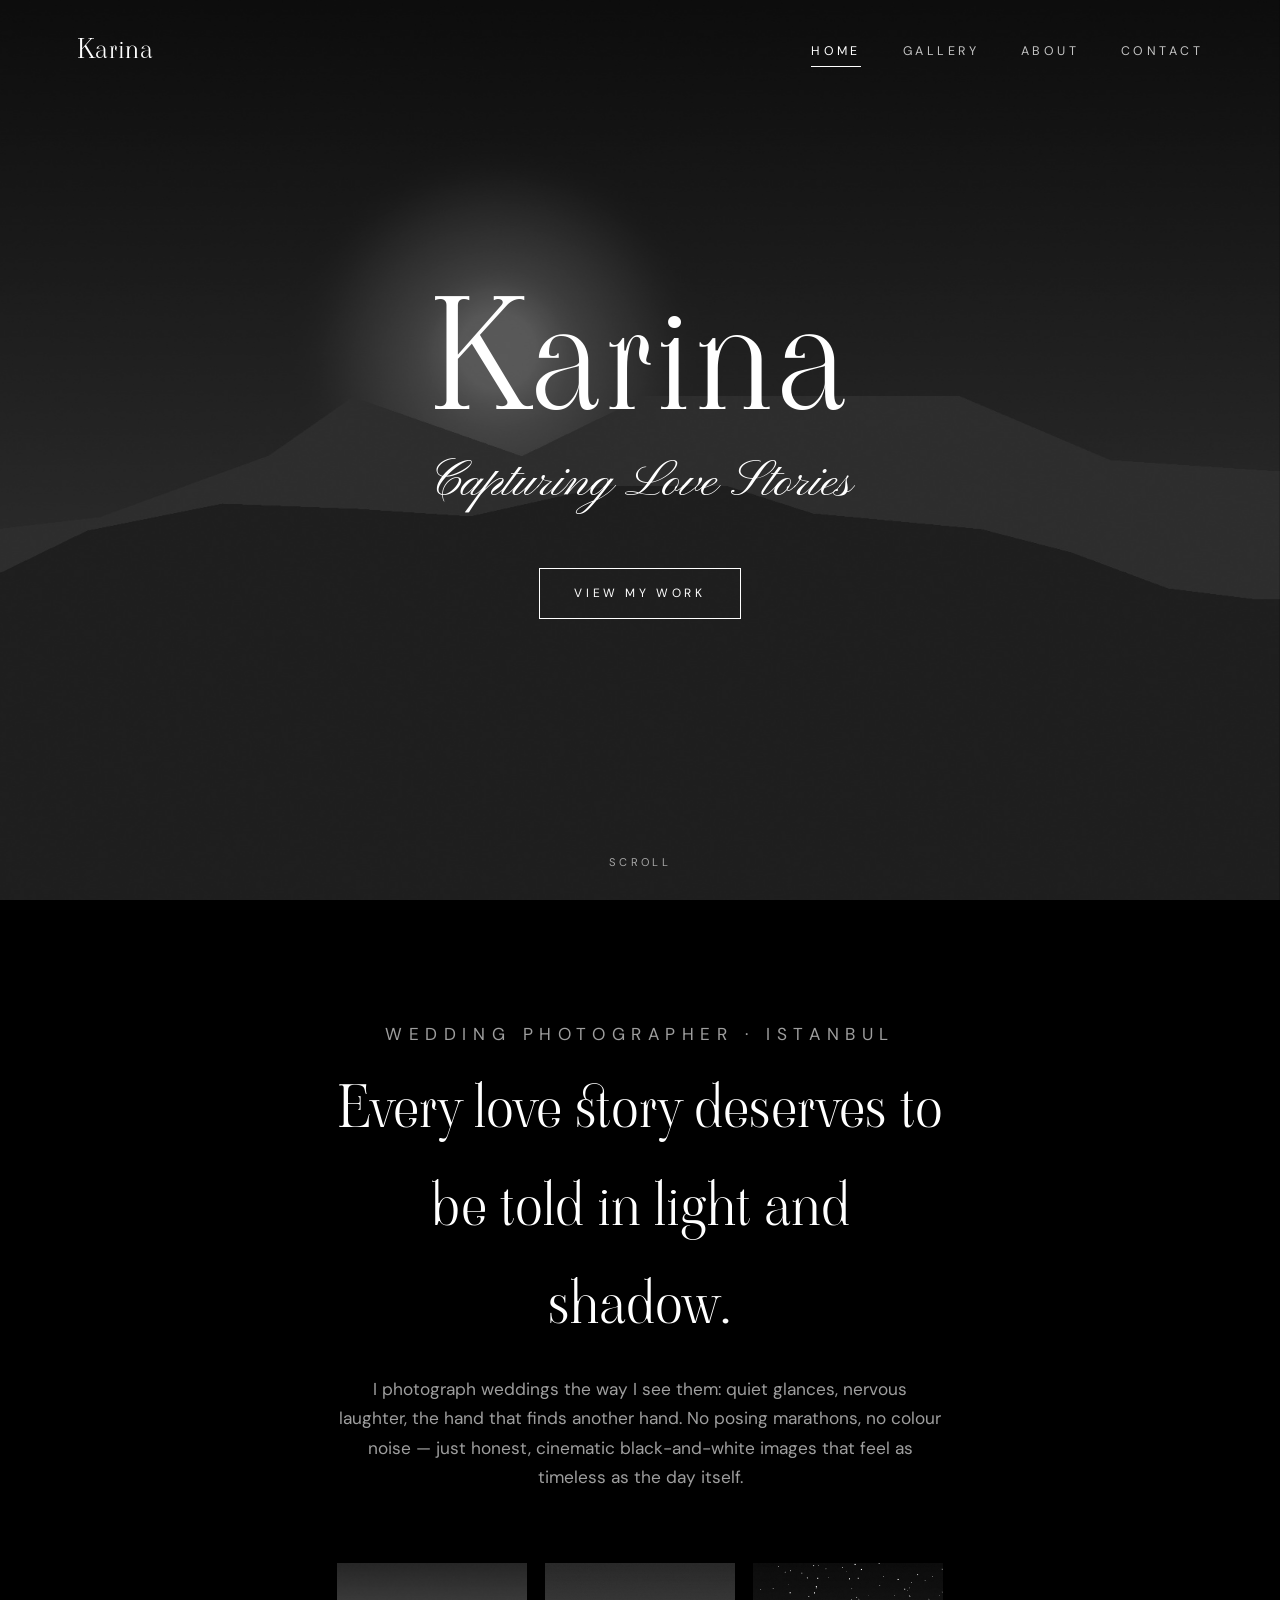
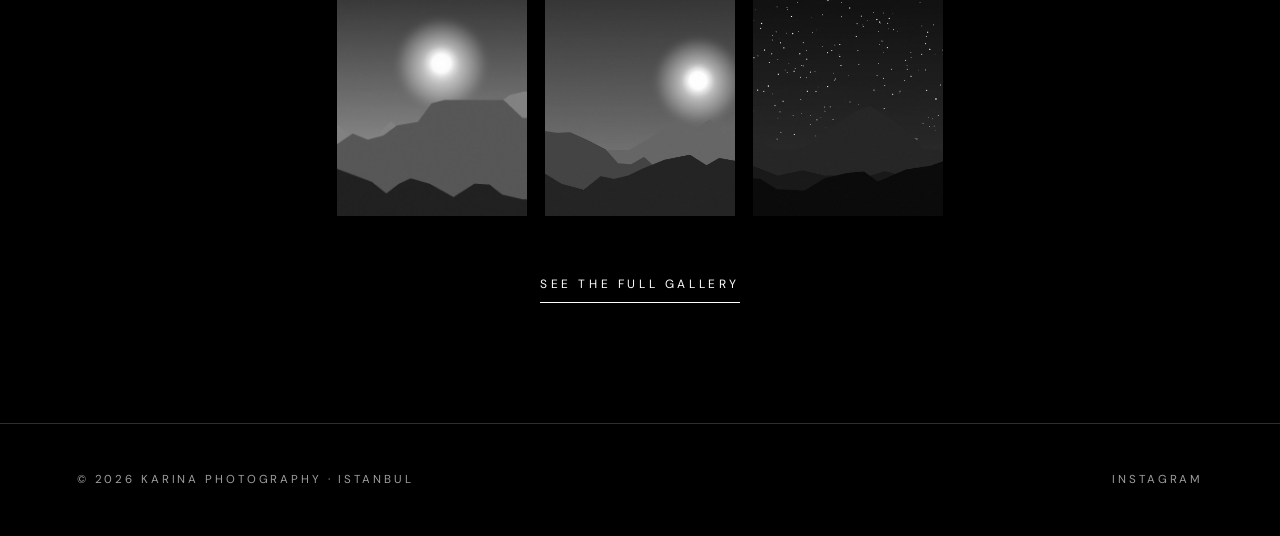
<file: index.html>
<!DOCTYPE html>
<html lang="en">
<head>
<meta charset="UTF-8">
<meta name="viewport" content="width=device-width, initial-scale=1.0">
<title>Karina</title>
<meta name="description" content="Karina — wedding photographer in Istanbul. Timeless, cinematic black-and-white love stories.">
<link rel="icon" href="data:image/svg+xml,%3Csvg xmlns='http://www.w3.org/2000/svg' viewBox='0 0 64 64'%3E%3Crect width='64' height='64' fill='%23000'/%3E%3Ctext x='50%25' y='54%25' dominant-baseline='middle' text-anchor='middle' font-family='Georgia,serif' font-size='42' fill='%23fff'%3EK%3C/text%3E%3C/svg%3E">
<link rel="preconnect" href="https://fonts.googleapis.com"><link rel="preconnect" href="https://fonts.gstatic.com" crossorigin>
<link href="https://fonts.googleapis.com/css2?family=DM+Sans:wght@400;500&family=Pinyon+Script&family=Viaoda+Libre&display=swap" rel="stylesheet">
<link rel="stylesheet" href="./style.css">
</head>
<body>
<nav class="nav">
  <a href="./index.html" class="logo">Karina</a>
  <ul>
    <li><a href="./index.html" class="active" aria-current="page">Home</a></li>
    <li><a href="./gallery.html">Gallery</a></li>
    <li><a href="./about.html">About</a></li>
    <li><a href="./contact.html">Contact</a></li>
  </ul>
  <button class="burger" aria-label="Open menu">&#9776;</button>
</nav>
<div class="overlay" aria-label="Menu">
  <button class="close" aria-label="Close menu">&times;</button>
  <a href="./index.html">Home</a><a href="./gallery.html">Gallery</a><a href="./about.html">About</a><a href="./contact.html">Contact</a>
</div>

<header class="hero">
  <div class="bg" role="img" aria-label="Wedding couple in black and white"></div>
  <div class="inner">
    <h1 class="serif">Karina</h1>
    <p class="tag script">Capturing Love Stories</p>
    <a href="#work" class="cta">View My Work</a>
  </div>
  <span class="scrollhint">SCROLL</span>
</header>
<section class="intro reveal" id="work">
  <p class="eyebrow">Wedding Photographer &middot; Istanbul</p>
  <h2 class="serif">Every love story deserves to be told in light and shadow.</h2>
  <p>I photograph weddings the way I see them: quiet glances, nervous laughter, the hand that finds another hand. No posing marathons, no colour noise &mdash; just honest, cinematic black-and-white images that feel as timeless as the day itself.</p>
  <div class="preview">
    <a href="./gallery.html" class="reveal"><img src="./images/wedding-01.jpg" alt="Bride by the window" loading="lazy"></a>
    <a href="./gallery.html" class="reveal"><img src="./images/wedding-03.jpg" alt="Groom portrait" loading="lazy"></a>
    <a href="./gallery.html" class="reveal"><img src="./images/wedding-05.jpg" alt="Wedding detail" loading="lazy"></a>
  </div>
  <div class="center"><a href="./gallery.html" class="btn-line">See the full gallery</a></div>
</section>
<footer><span>&copy; 2026 Karina Photography &middot; Istanbul</span><span><a href="https://instagram.com" target="_blank" rel="noopener">Instagram</a></span></footer>
<button class="totop" aria-label="Back to top">&uarr;</button>
<script src="./main.js"></script>

</body>
</html>
</file>
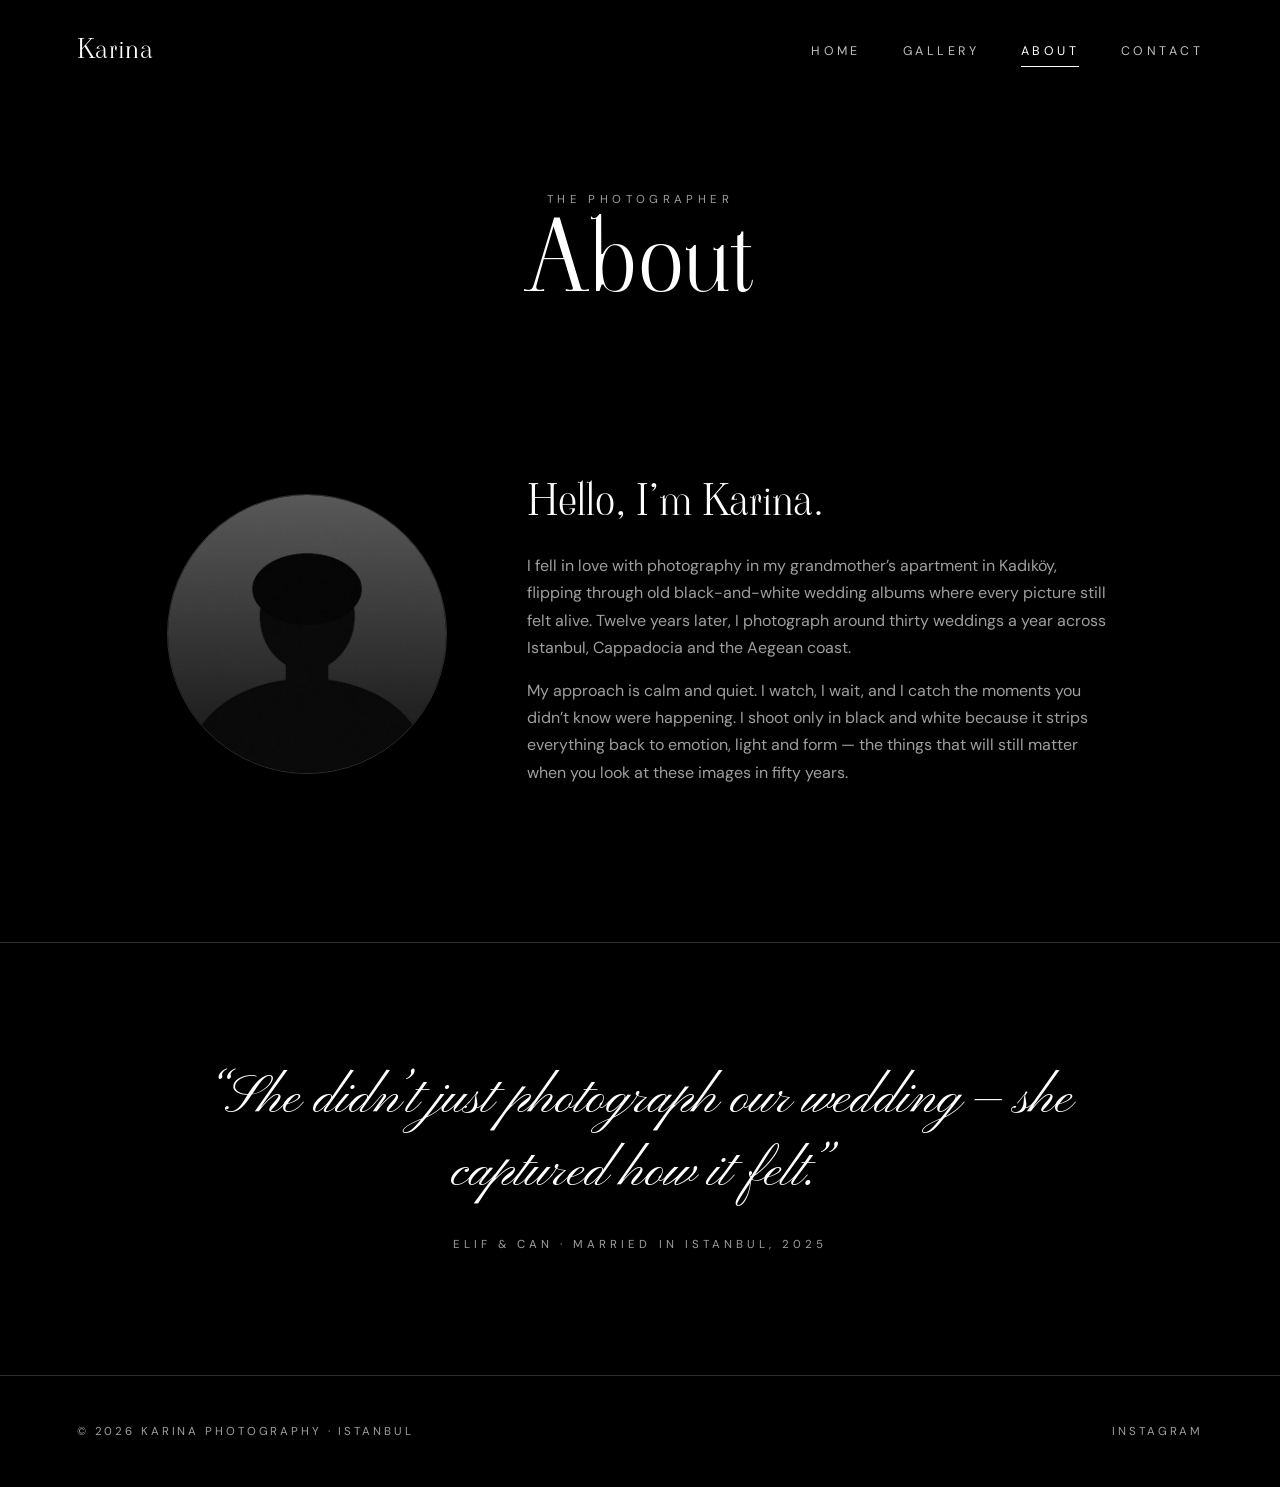
<file: about.html>
<!DOCTYPE html>
<html lang="en">
<head>
<meta charset="UTF-8">
<meta name="viewport" content="width=device-width, initial-scale=1.0">
<title>About — Karina</title>
<meta name="description" content="Karina — wedding photographer in Istanbul. Timeless, cinematic black-and-white love stories.">
<link rel="icon" href="data:image/svg+xml,%3Csvg xmlns='http://www.w3.org/2000/svg' viewBox='0 0 64 64'%3E%3Crect width='64' height='64' fill='%23000'/%3E%3Ctext x='50%25' y='54%25' dominant-baseline='middle' text-anchor='middle' font-family='Georgia,serif' font-size='42' fill='%23fff'%3EK%3C/text%3E%3C/svg%3E">
<link rel="preconnect" href="https://fonts.googleapis.com"><link rel="preconnect" href="https://fonts.gstatic.com" crossorigin>
<link href="https://fonts.googleapis.com/css2?family=DM+Sans:wght@400;500&family=Pinyon+Script&family=Viaoda+Libre&display=swap" rel="stylesheet">
<link rel="stylesheet" href="./style.css">
</head>
<body>
<nav class="nav">
  <a href="./index.html" class="logo">Karina</a>
  <ul>
    <li><a href="./index.html">Home</a></li>
    <li><a href="./gallery.html">Gallery</a></li>
    <li><a href="./about.html" class="active" aria-current="page">About</a></li>
    <li><a href="./contact.html">Contact</a></li>
  </ul>
  <button class="burger" aria-label="Open menu">&#9776;</button>
</nav>
<div class="overlay" aria-label="Menu">
  <button class="close" aria-label="Close menu">&times;</button>
  <a href="./index.html">Home</a><a href="./gallery.html">Gallery</a><a href="./about.html">About</a><a href="./contact.html">Contact</a>
</div>

<header class="page-head reveal"><p class="eyebrow">The photographer</p><h1 class="serif">About</h1></header>
<section class="about reveal">
  <div class="headshot"><img src="./images/karina.jpg" alt="Portrait of Karina"></div>
  <div>
    <h2 class="serif">Hello, I&rsquo;m Karina.</h2>
    <p>I fell in love with photography in my grandmother&rsquo;s apartment in Kad&#305;k&ouml;y, flipping through old black-and-white wedding albums where every picture still felt alive. Twelve years later, I photograph around thirty weddings a year across Istanbul, Cappadocia and the Aegean coast.</p>
    <p>My approach is calm and quiet. I watch, I wait, and I catch the moments you didn&rsquo;t know were happening. I shoot only in black and white because it strips everything back to emotion, light and form &mdash; the things that will still matter when you look at these images in fifty years.</p>
  </div>
</section>
<section class="quote reveal">
  <blockquote>&ldquo;She didn&rsquo;t just photograph our wedding &mdash; she captured how it felt.&rdquo;</blockquote>
  <cite>Elif &amp; Can &middot; Married in Istanbul, 2025</cite>
</section>
<footer><span>&copy; 2026 Karina Photography &middot; Istanbul</span><span><a href="https://instagram.com" target="_blank" rel="noopener">Instagram</a></span></footer>
<button class="totop" aria-label="Back to top">&uarr;</button>
<script src="./main.js"></script>

</body>
</html>
</file>
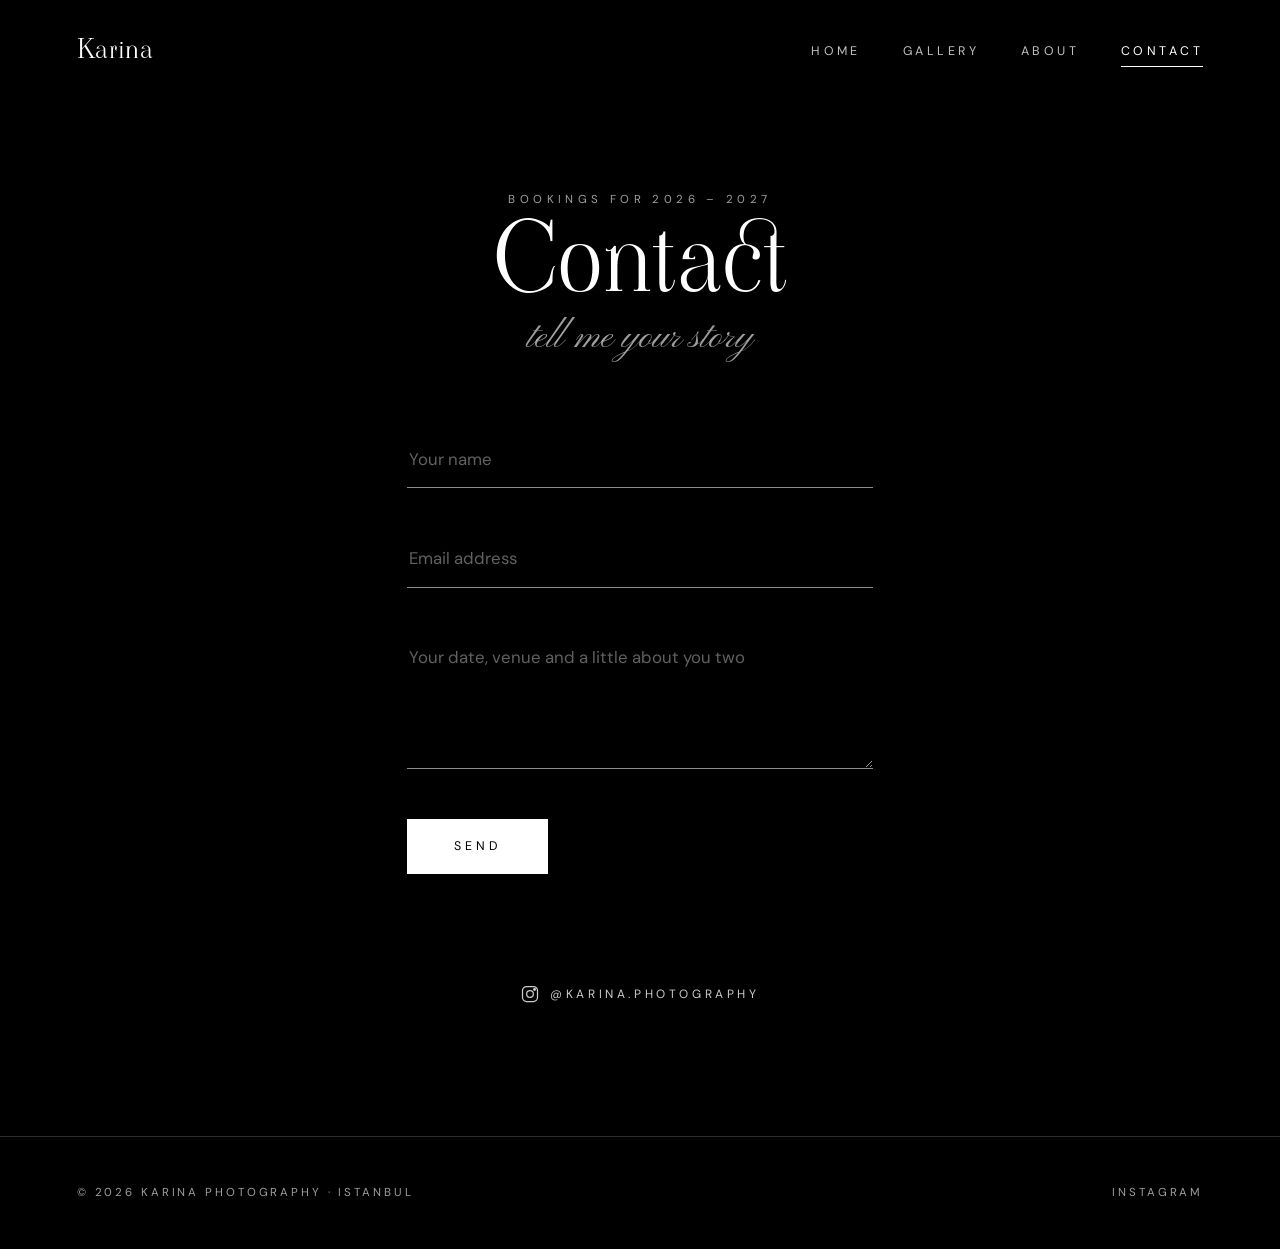
<file: contact.html>
<!DOCTYPE html>
<html lang="en">
<head>
<meta charset="UTF-8">
<meta name="viewport" content="width=device-width, initial-scale=1.0">
<title>Contact — Karina</title>
<meta name="description" content="Karina — wedding photographer in Istanbul. Timeless, cinematic black-and-white love stories.">
<link rel="icon" href="data:image/svg+xml,%3Csvg xmlns='http://www.w3.org/2000/svg' viewBox='0 0 64 64'%3E%3Crect width='64' height='64' fill='%23000'/%3E%3Ctext x='50%25' y='54%25' dominant-baseline='middle' text-anchor='middle' font-family='Georgia,serif' font-size='42' fill='%23fff'%3EK%3C/text%3E%3C/svg%3E">
<link rel="preconnect" href="https://fonts.googleapis.com"><link rel="preconnect" href="https://fonts.gstatic.com" crossorigin>
<link href="https://fonts.googleapis.com/css2?family=DM+Sans:wght@400;500&family=Pinyon+Script&family=Viaoda+Libre&display=swap" rel="stylesheet">
<link rel="stylesheet" href="./style.css">
</head>
<body>
<nav class="nav">
  <a href="./index.html" class="logo">Karina</a>
  <ul>
    <li><a href="./index.html">Home</a></li>
    <li><a href="./gallery.html">Gallery</a></li>
    <li><a href="./about.html">About</a></li>
    <li><a href="./contact.html" class="active" aria-current="page">Contact</a></li>
  </ul>
  <button class="burger" aria-label="Open menu">&#9776;</button>
</nav>
<div class="overlay" aria-label="Menu">
  <button class="close" aria-label="Close menu">&times;</button>
  <a href="./index.html">Home</a><a href="./gallery.html">Gallery</a><a href="./about.html">About</a><a href="./contact.html">Contact</a>
</div>

<header class="page-head reveal"><p class="eyebrow">Bookings for 2026 &ndash; 2027</p><h1 class="serif">Contact</h1><p class="script">tell me your story</p></header>
<section class="contact reveal">
  <form id="cf" novalidate>
    <div class="field"><input id="name" name="name" placeholder="Your name" autocomplete="name"><span class="err">Please enter your name.</span></div>
    <div class="field"><input id="email" name="email" type="email" placeholder="Email address" autocomplete="email"><span class="err">Please enter a valid email.</span></div>
    <div class="field"><textarea id="msg" name="message" placeholder="Your date, venue and a little about you two"></textarea><span class="err">Please write a short message.</span></div>
    <button class="submit" type="submit">Send</button>
  </form>
  <div class="thanks" role="status"><p>Thank you. I&rsquo;ll be in touch soon.</p></div>
  <div class="center"><a class="insta" href="https://instagram.com" target="_blank" rel="noopener" aria-label="Instagram"><svg width="20" height="20" viewBox="0 0 24 24" fill="none" stroke="currentColor" stroke-width="1.5"><rect x="3" y="3" width="18" height="18" rx="5"/><circle cx="12" cy="12" r="4"/><circle cx="17.5" cy="6.5" r="1" fill="currentColor"/></svg><span>@karina.photography</span></a></div>
</section>
<footer><span>&copy; 2026 Karina Photography &middot; Istanbul</span><span><a href="https://instagram.com" target="_blank" rel="noopener">Instagram</a></span></footer>
<button class="totop" aria-label="Back to top">&uarr;</button>
<script src="./main.js"></script>
<script>
const f=document.getElementById('cf');
f.addEventListener('submit',e=>{e.preventDefault();let ok=true;
 const chk=(id,test)=>{const el=document.getElementById(id);const good=test(el.value.trim());el.parentElement.classList.toggle('invalid',!good);if(!good)ok=false;};
 chk('name',v=>v.length>1);chk('email',v=>/^[^\s@]+@[^\s@]+\.[^\s@]+$/.test(v));chk('msg',v=>v.length>4);
 if(ok){f.style.display='none';document.querySelector('.thanks').style.display='block';}});
</script>
</body>
</html>
</file>
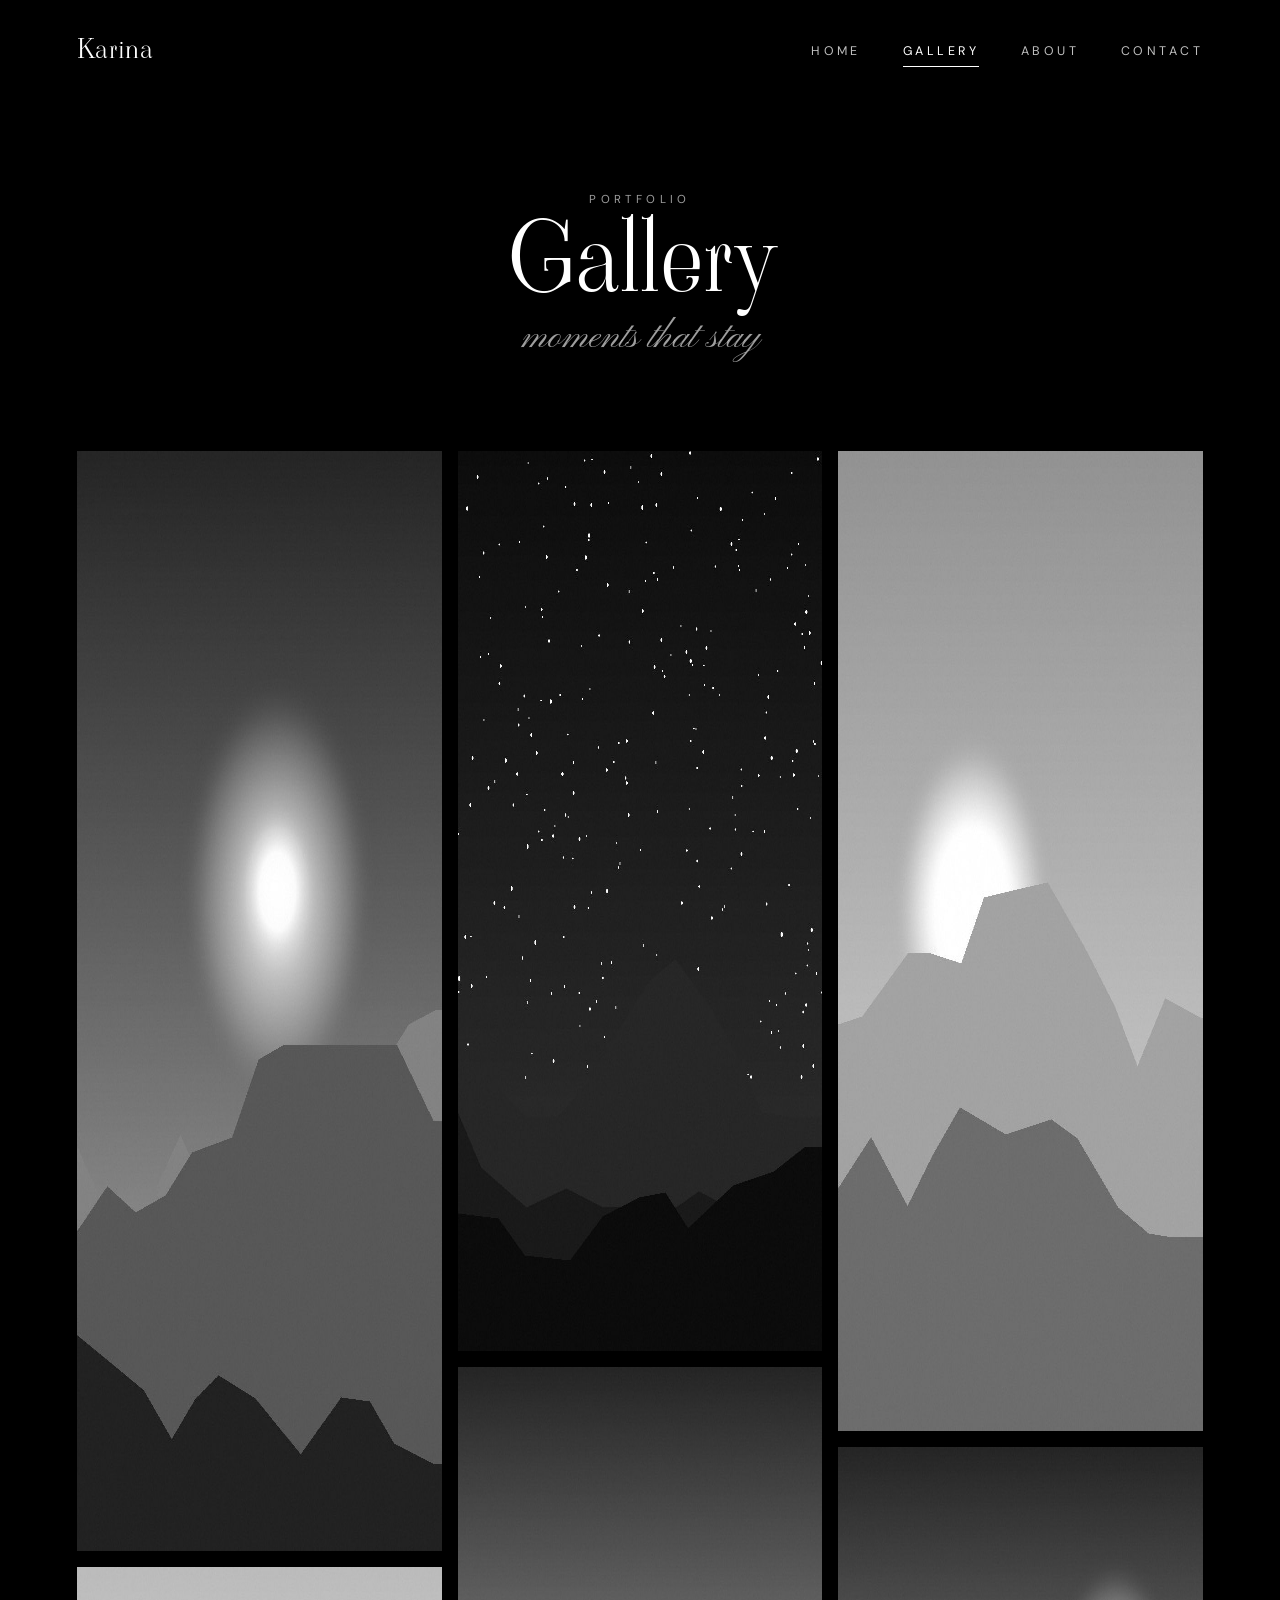
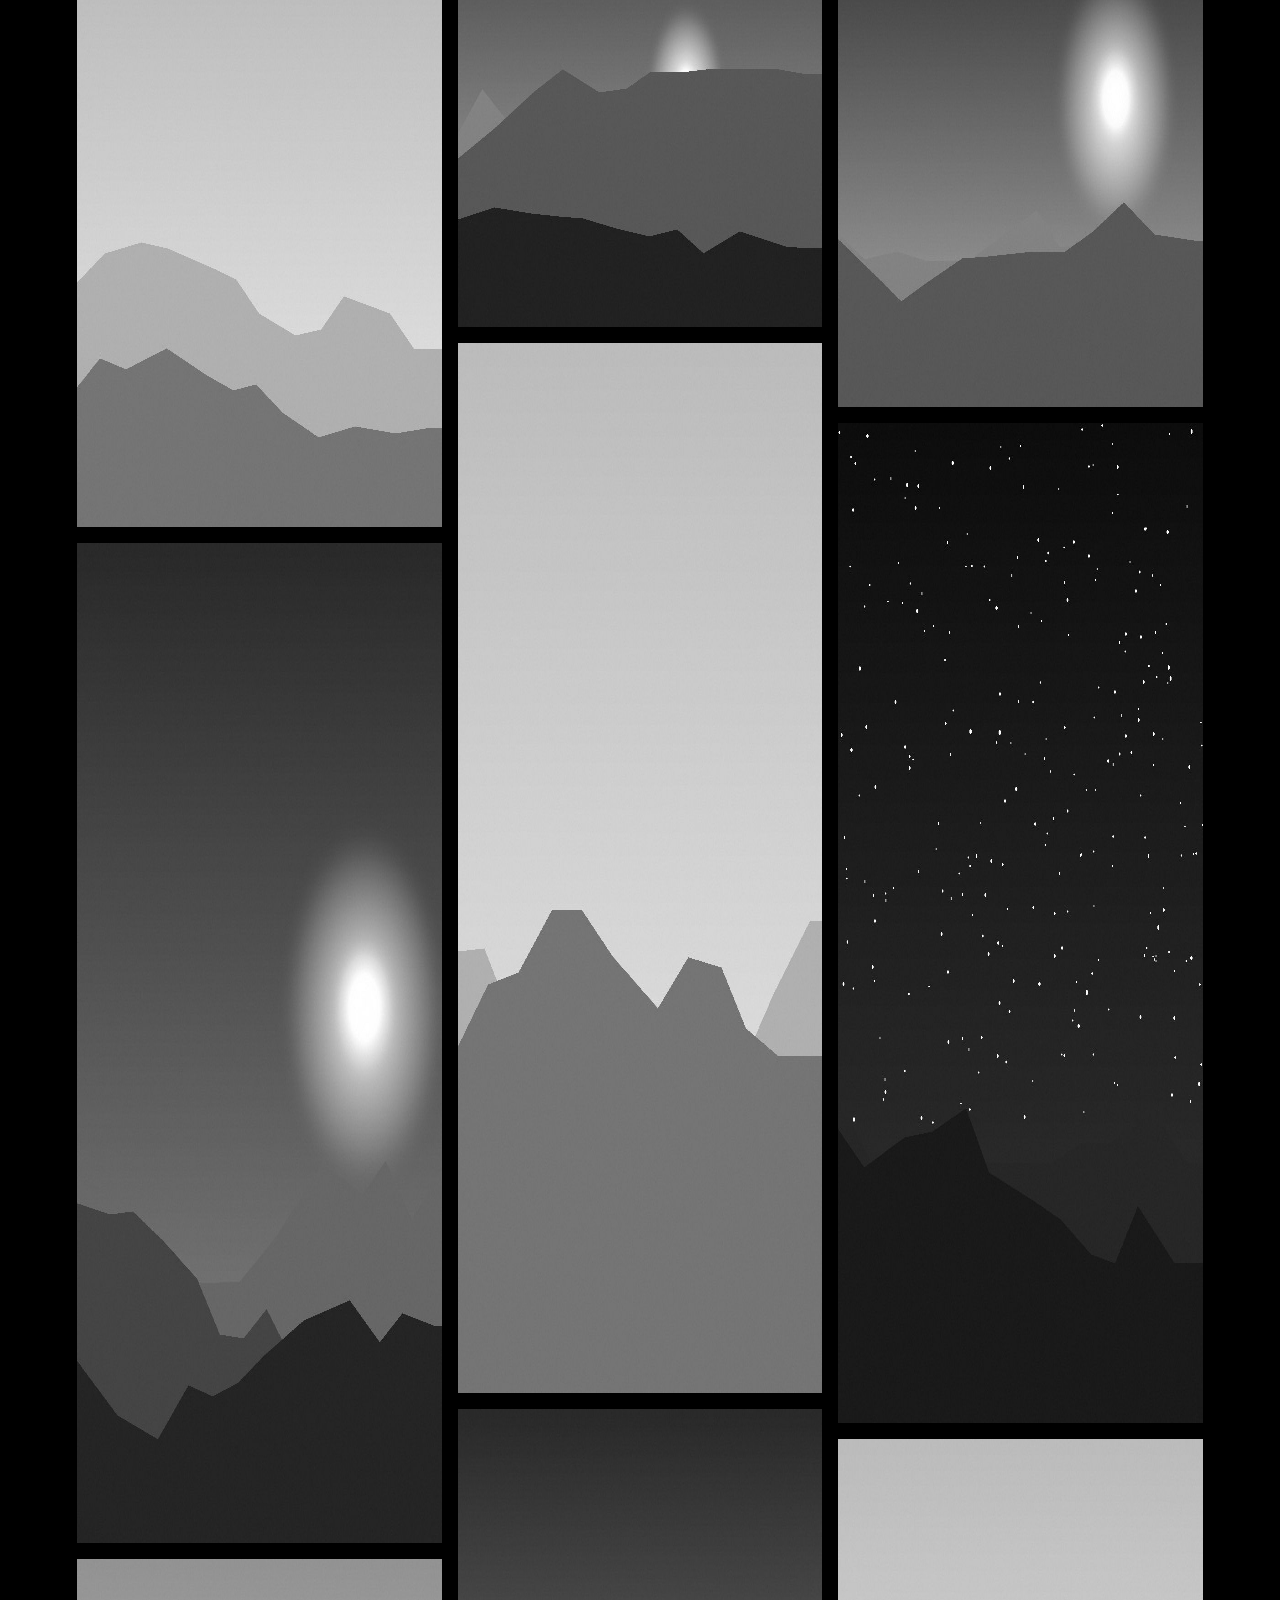
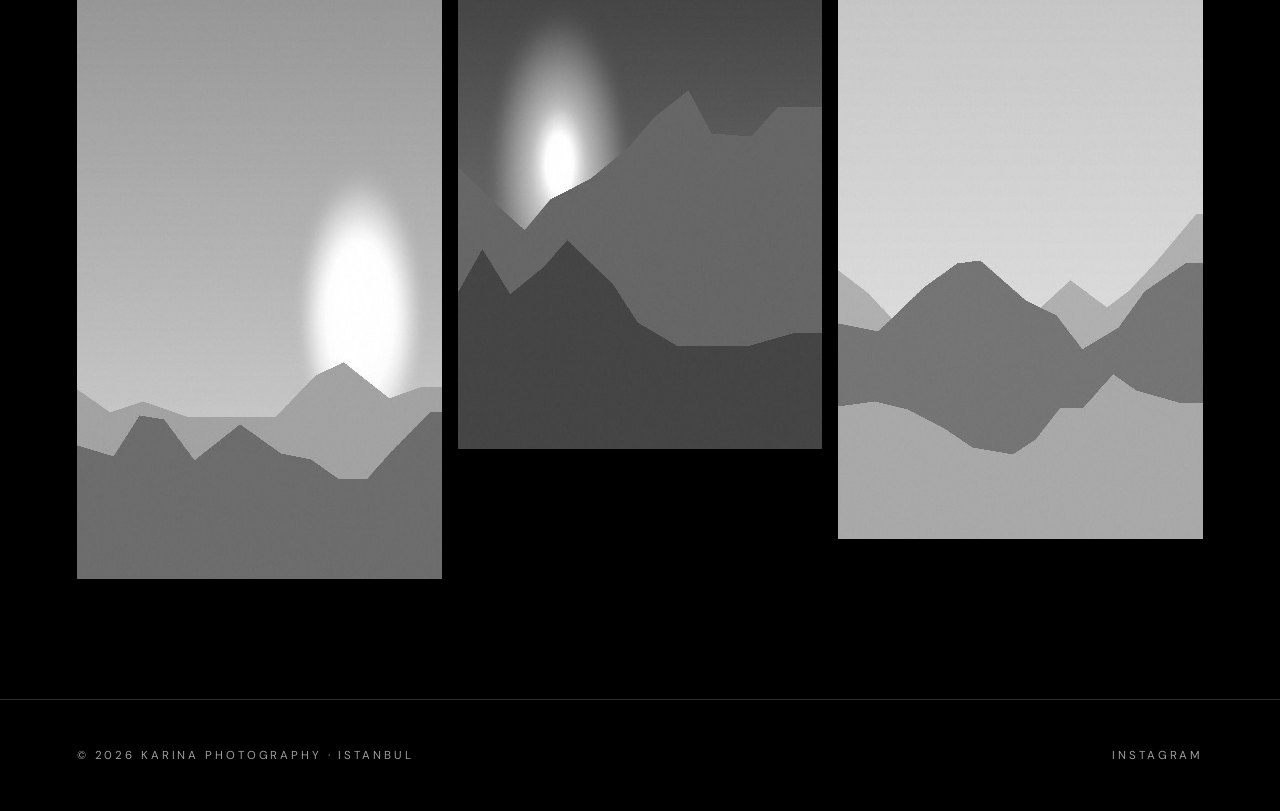
<file: gallery.html>
<!DOCTYPE html>
<html lang="en">
<head>
<meta charset="UTF-8">
<meta name="viewport" content="width=device-width, initial-scale=1.0">
<title>Gallery — Karina</title>
<meta name="description" content="Karina — wedding photographer in Istanbul. Timeless, cinematic black-and-white love stories.">
<link rel="icon" href="data:image/svg+xml,%3Csvg xmlns='http://www.w3.org/2000/svg' viewBox='0 0 64 64'%3E%3Crect width='64' height='64' fill='%23000'/%3E%3Ctext x='50%25' y='54%25' dominant-baseline='middle' text-anchor='middle' font-family='Georgia,serif' font-size='42' fill='%23fff'%3EK%3C/text%3E%3C/svg%3E">
<link rel="preconnect" href="https://fonts.googleapis.com"><link rel="preconnect" href="https://fonts.gstatic.com" crossorigin>
<link href="https://fonts.googleapis.com/css2?family=DM+Sans:wght@400;500&family=Pinyon+Script&family=Viaoda+Libre&display=swap" rel="stylesheet">
<link rel="stylesheet" href="./style.css">
</head>
<body>
<nav class="nav">
  <a href="./index.html" class="logo">Karina</a>
  <ul>
    <li><a href="./index.html">Home</a></li>
    <li><a href="./gallery.html" class="active" aria-current="page">Gallery</a></li>
    <li><a href="./about.html">About</a></li>
    <li><a href="./contact.html">Contact</a></li>
  </ul>
  <button class="burger" aria-label="Open menu">&#9776;</button>
</nav>
<div class="overlay" aria-label="Menu">
  <button class="close" aria-label="Close menu">&times;</button>
  <a href="./index.html">Home</a><a href="./gallery.html">Gallery</a><a href="./about.html">About</a><a href="./contact.html">Contact</a>
</div>

<header class="page-head reveal"><p class="eyebrow">Portfolio</p><h1 class="serif">Gallery</h1><p class="script">moments that stay</p></header>
<main class="masonry">
    <figure data-i="0"><img data-src="./images/wedding-01.jpg" alt="Wedding photograph 1" width="800" height="1100"></figure>
    <figure data-i="1"><img data-src="./images/wedding-02.jpg" alt="Wedding photograph 2" width="800" height="560"></figure>
    <figure data-i="2"><img data-src="./images/wedding-03.jpg" alt="Wedding photograph 3" width="800" height="1000"></figure>
    <figure data-i="3"><img data-src="./images/wedding-04.jpg" alt="Wedding photograph 4" width="800" height="620"></figure>
    <figure data-i="4"><img data-src="./images/wedding-05.jpg" alt="Wedding photograph 5" width="800" height="900"></figure>
    <figure data-i="5"><img data-src="./images/wedding-06.jpg" alt="Wedding photograph 6" width="800" height="560"></figure>
    <figure data-i="6"><img data-src="./images/wedding-07.jpg" alt="Wedding photograph 7" width="800" height="1050"></figure>
    <figure data-i="7"><img data-src="./images/wedding-08.jpg" alt="Wedding photograph 8" width="800" height="640"></figure>
    <figure data-i="8"><img data-src="./images/wedding-09.jpg" alt="Wedding photograph 9" width="800" height="980"></figure>
    <figure data-i="9"><img data-src="./images/wedding-10.jpg" alt="Wedding photograph 10" width="800" height="560"></figure>
    <figure data-i="10"><img data-src="./images/wedding-11.jpg" alt="Wedding photograph 11" width="800" height="1000"></figure>
    <figure data-i="11"><img data-src="./images/wedding-12.jpg" alt="Wedding photograph 12" width="800" height="700"></figure>
</main>
<div class="lightbox" role="dialog" aria-label="Photo viewer">
  <button class="lb-close" aria-label="Close">&times;</button>
  <button class="lb-prev" aria-label="Previous photo">&#8249;</button>
  <img alt="Enlarged wedding photograph">
  <button class="lb-next" aria-label="Next photo">&#8250;</button>
  <span class="lb-count"></span>
</div>
<footer><span>&copy; 2026 Karina Photography &middot; Istanbul</span><span><a href="https://instagram.com" target="_blank" rel="noopener">Instagram</a></span></footer>
<button class="totop" aria-label="Back to top">&uarr;</button>
<script src="./main.js"></script>
<script>
const figs=[...document.querySelectorAll('.masonry figure')];
const io=new IntersectionObserver(es=>es.forEach(e=>{if(e.isIntersecting){const im=e.target.querySelector('img');im.src=im.dataset.src;im.onload=()=>im.classList.add('loaded');io.unobserve(e.target);}}),{rootMargin:'200px'});
figs.forEach(f=>io.observe(f));
const lb=document.querySelector('.lightbox'),lbImg=lb.querySelector('img'),cnt=lb.querySelector('.lb-count');let cur=0;
const show=i=>{cur=(i+figs.length)%figs.length;lbImg.style.opacity=0;setTimeout(()=>{lbImg.src=figs[cur].querySelector('img').dataset.src;lbImg.onload=()=>lbImg.style.opacity=1;},150);cnt.textContent=(cur+1)+' / '+figs.length;};
figs.forEach((f,i)=>f.addEventListener('click',()=>{show(i);lb.classList.add('open');}));
lb.querySelector('.lb-close').onclick=()=>lb.classList.remove('open');
lb.querySelector('.lb-prev').onclick=()=>show(cur-1);lb.querySelector('.lb-next').onclick=()=>show(cur+1);
lb.addEventListener('click',e=>{if(e.target===lb)lb.classList.remove('open');});
addEventListener('keydown',e=>{if(!lb.classList.contains('open'))return;if(e.key==='Escape')lb.classList.remove('open');if(e.key==='ArrowRight')show(cur+1);if(e.key==='ArrowLeft')show(cur-1);});
</script>
</body>
</html>
</file>
<file: style.css>
/* Karina — wedding photography portfolio. Strictly black & white. */
:root{--bg:#000;--fg:#fff;--muted:rgba(255,255,255,.62);--line:rgba(255,255,255,.18)}
*{box-sizing:border-box;margin:0;padding:0}
html{scroll-behavior:smooth}
body{background:var(--bg);color:var(--fg);font-family:'DM Sans',system-ui,sans-serif;line-height:1.7;-webkit-font-smoothing:antialiased}
img{max-width:100%;display:block}
a{color:inherit;text-decoration:none}
.serif{font-family:'Viaoda Libre',serif;font-weight:400}
.script{font-family:'Pinyon Script',cursive}
/* nav */
.nav{position:fixed;inset:0 0 auto 0;z-index:50;display:flex;justify-content:space-between;align-items:center;padding:26px 6vw;transition:background .4s,padding .4s}
.nav.scrolled{background:rgba(0,0,0,.92);padding:16px 6vw;border-bottom:1px solid var(--line)}
.nav .logo{font-family:'Viaoda Libre',serif;font-size:1.7rem;letter-spacing:.04em}
.nav ul{display:flex;gap:2.6rem;list-style:none}
.nav ul a{font-size:.78rem;letter-spacing:.28em;text-transform:uppercase;opacity:.75;padding:12px 0;transition:opacity .3s;position:relative}
.nav ul a:hover,.nav ul a.active{opacity:1}
.nav ul a.active::after{content:"";position:absolute;left:0;right:0;bottom:4px;height:1px;background:var(--fg)}
.burger{display:none;background:none;border:0;color:var(--fg);font-size:1.6rem;width:48px;height:48px;cursor:pointer}
.overlay{position:fixed;inset:0;background:#000;z-index:60;display:flex;flex-direction:column;align-items:center;justify-content:center;gap:2.2rem;transform:translateX(100%);transition:transform .45s cubic-bezier(.7,0,.2,1)}
.overlay.open{transform:none}
.overlay a{font-family:'Viaoda Libre',serif;font-size:2.4rem;min-height:48px}
.overlay .close{position:absolute;top:22px;right:6vw;background:none;border:0;color:#fff;font-size:2rem;width:48px;height:48px;cursor:pointer}
/* hero */
.hero{height:100vh;min-height:560px;position:relative;display:flex;align-items:center;justify-content:center;text-align:center;overflow:hidden}
.hero .bg{position:absolute;inset:0;background:url('./images/hero.jpg') center/cover no-repeat;transform:scale(1.06);animation:slowzoom 18s ease-out forwards}
.hero::after{content:"";position:absolute;inset:0;background:rgba(0,0,0,.65)}
.hero .inner{position:relative;z-index:2}
.hero h1{font-size:clamp(4rem,12vw,9.5rem);line-height:1;letter-spacing:.02em}
.hero .tag{font-size:clamp(1.8rem,4.2vw,3.2rem);margin-top:.4rem;opacity:.92}
.hero .cta{display:inline-block;margin-top:2.6rem;border:1px solid #fff;padding:14px 34px;font-size:.75rem;letter-spacing:.3em;text-transform:uppercase;transition:background .35s,color .35s}
.hero .cta:hover{background:#fff;color:#000}
.scrollhint{position:absolute;bottom:28px;left:50%;transform:translateX(-50%);z-index:2;font-size:.7rem;letter-spacing:.3em;opacity:.6}
@keyframes slowzoom{to{transform:scale(1)}}
/* sections */
section{padding:120px 6vw}
.eyebrow{font-size:.72rem;letter-spacing:.38em;text-transform:uppercase;color:var(--muted)}
.intro{max-width:760px;margin:0 auto;text-align:center}
.intro h2{font-size:clamp(2.2rem,5vw,3.6rem);margin:.6rem 0 1.4rem}
.intro p{color:var(--muted);font-size:1.08rem}
.preview{display:grid;grid-template-columns:repeat(3,1fr);gap:18px;margin-top:70px}
.preview a{overflow:hidden;aspect-ratio:3/4}
.preview img{width:100%;height:100%;object-fit:cover;filter:grayscale(100%);transition:transform .9s ease,opacity .6s}
.preview a:hover img{transform:scale(1.05)}
.center{text-align:center;margin-top:50px}
.btn-line{display:inline-block;border-bottom:1px solid #fff;padding:8px 0;font-size:.75rem;letter-spacing:.3em;text-transform:uppercase}
.page-head{padding:190px 6vw 40px;text-align:center}
.page-head h1{font-size:clamp(3rem,8vw,6rem);line-height:1}
.page-head .script{font-size:clamp(1.6rem,3vw,2.4rem);color:var(--muted)}
/* gallery masonry */
.masonry{columns:3 320px;column-gap:16px;padding:40px 6vw 120px}
.masonry figure{break-inside:avoid;margin-bottom:16px;overflow:hidden;cursor:zoom-in;position:relative;background:#111}
.masonry img{width:100%;filter:grayscale(100%);transition:transform .8s ease,opacity .8s;opacity:0}
.masonry img.loaded{opacity:1}
.masonry figure:hover img{transform:scale(1.04)}
.lightbox{position:fixed;inset:0;background:rgba(0,0,0,.96);z-index:80;display:flex;align-items:center;justify-content:center;opacity:0;pointer-events:none;transition:opacity .35s}
.lightbox.open{opacity:1;pointer-events:auto}
.lightbox img{max-width:86vw;max-height:84vh;filter:grayscale(100%);transition:opacity .3s}
.lightbox button{position:absolute;background:none;border:0;color:#fff;cursor:pointer;width:56px;height:56px;font-size:2rem;opacity:.8}
.lightbox button:hover{opacity:1}
.lb-close{top:20px;right:24px}.lb-prev{left:2vw;top:50%;transform:translateY(-50%)}.lb-next{right:2vw;top:50%;transform:translateY(-50%)}
.lb-count{position:absolute;bottom:24px;left:50%;transform:translateX(-50%);font-size:.75rem;letter-spacing:.3em;color:var(--muted)}
/* about */
.about{display:grid;grid-template-columns:280px 1fr;gap:80px;align-items:center;max-width:1100px;margin:0 auto}
.headshot{width:280px;height:280px;border-radius:50%;overflow:hidden;border:1px solid var(--line)}
.headshot img{width:100%;height:100%;object-fit:cover;filter:grayscale(100%)}
.about h2{font-size:2.6rem;margin-bottom:1rem}
.about p{color:var(--muted);margin-bottom:1rem}
.quote{text-align:center;border-top:1px solid var(--line);margin-top:20px}
.quote blockquote{font-family:'Pinyon Script',cursive;font-size:clamp(2rem,4.4vw,3.4rem);line-height:1.35;max-width:980px;margin:0 auto}
.quote cite{display:block;margin-top:1.6rem;font-style:normal;font-size:.72rem;letter-spacing:.35em;text-transform:uppercase;color:var(--muted)}
/* contact */
.contact{max-width:620px;margin:0 auto;padding-top:20px}
.field{margin-bottom:2.6rem;position:relative}
.field input,.field textarea{width:100%;background:transparent;border:0;border-bottom:1px solid rgba(255,255,255,.55);color:#fff;font:inherit;font-size:1.05rem;padding:14px 2px;outline:none;min-height:48px;transition:border-color .3s}
.field textarea{min-height:140px;resize:vertical}
.field input::placeholder,.field textarea::placeholder{color:rgba(255,255,255,.38)}
.field input:focus,.field textarea:focus{border-bottom-color:#fff}
.field .err{position:absolute;left:0;bottom:-24px;font-size:.78rem;color:#fff;opacity:0;transition:opacity .3s;letter-spacing:.05em}
.field.invalid .err{opacity:.85}
.field.invalid input,.field.invalid textarea{border-bottom-style:dashed}
.submit{background:#fff;color:#000;border:1px solid #fff;padding:16px 46px;font:inherit;font-size:.78rem;letter-spacing:.32em;text-transform:uppercase;cursor:pointer;min-height:48px;transition:background .35s,color .35s}
.submit:hover{background:#000;color:#fff}
.thanks{display:none;text-align:center;padding:60px 0}
.thanks p{font-family:'Pinyon Script',cursive;font-size:2.8rem}
.insta{display:inline-flex;align-items:center;gap:10px;margin-top:3rem;font-size:.75rem;letter-spacing:.3em;text-transform:uppercase;opacity:.8;min-height:44px}
.insta:hover{opacity:1}
footer{border-top:1px solid var(--line);padding:46px 6vw;display:flex;justify-content:space-between;flex-wrap:wrap;gap:1rem;font-size:.72rem;letter-spacing:.25em;text-transform:uppercase;color:var(--muted)}
/* scroll to top */
.totop{position:fixed;right:24px;bottom:24px;width:48px;height:48px;border-radius:50%;background:#fff;color:#000;border:0;font-size:1.2rem;cursor:pointer;opacity:0;transform:translateY(10px);transition:opacity .35s,transform .35s,background .3s,color .3s;z-index:40;pointer-events:none}
.totop.show{opacity:1;transform:none;pointer-events:auto}
.totop:hover{background:#000;color:#fff;outline:1px solid #fff}
/* reveal animations */
.reveal{opacity:0;transform:translateY(24px);transition:opacity 1.1s ease,transform 1.1s ease}
.reveal.in{opacity:1;transform:none}
.hero .inner>*{opacity:0;transform:translateY(22px);animation:rise 1.4s ease forwards}
.hero .inner>*:nth-child(2){animation-delay:.35s}.hero .inner>*:nth-child(3){animation-delay:.7s}
@keyframes rise{to{opacity:1;transform:none}}
@media (max-width:820px){
  .nav ul{display:none}.burger{display:block}
  .about{grid-template-columns:1fr;gap:40px;justify-items:center;text-align:center}
  .masonry{columns:2 150px;column-gap:10px;padding:20px 4vw 80px}.masonry figure{margin-bottom:10px}
  section{padding:90px 6vw}
  .preview{grid-template-columns:1fr 1fr 1fr;gap:8px}
}
@media (prefers-reduced-motion:reduce){*{animation:none!important;transition:none!important}.reveal,.hero .inner>*{opacity:1;transform:none}}
</file>
